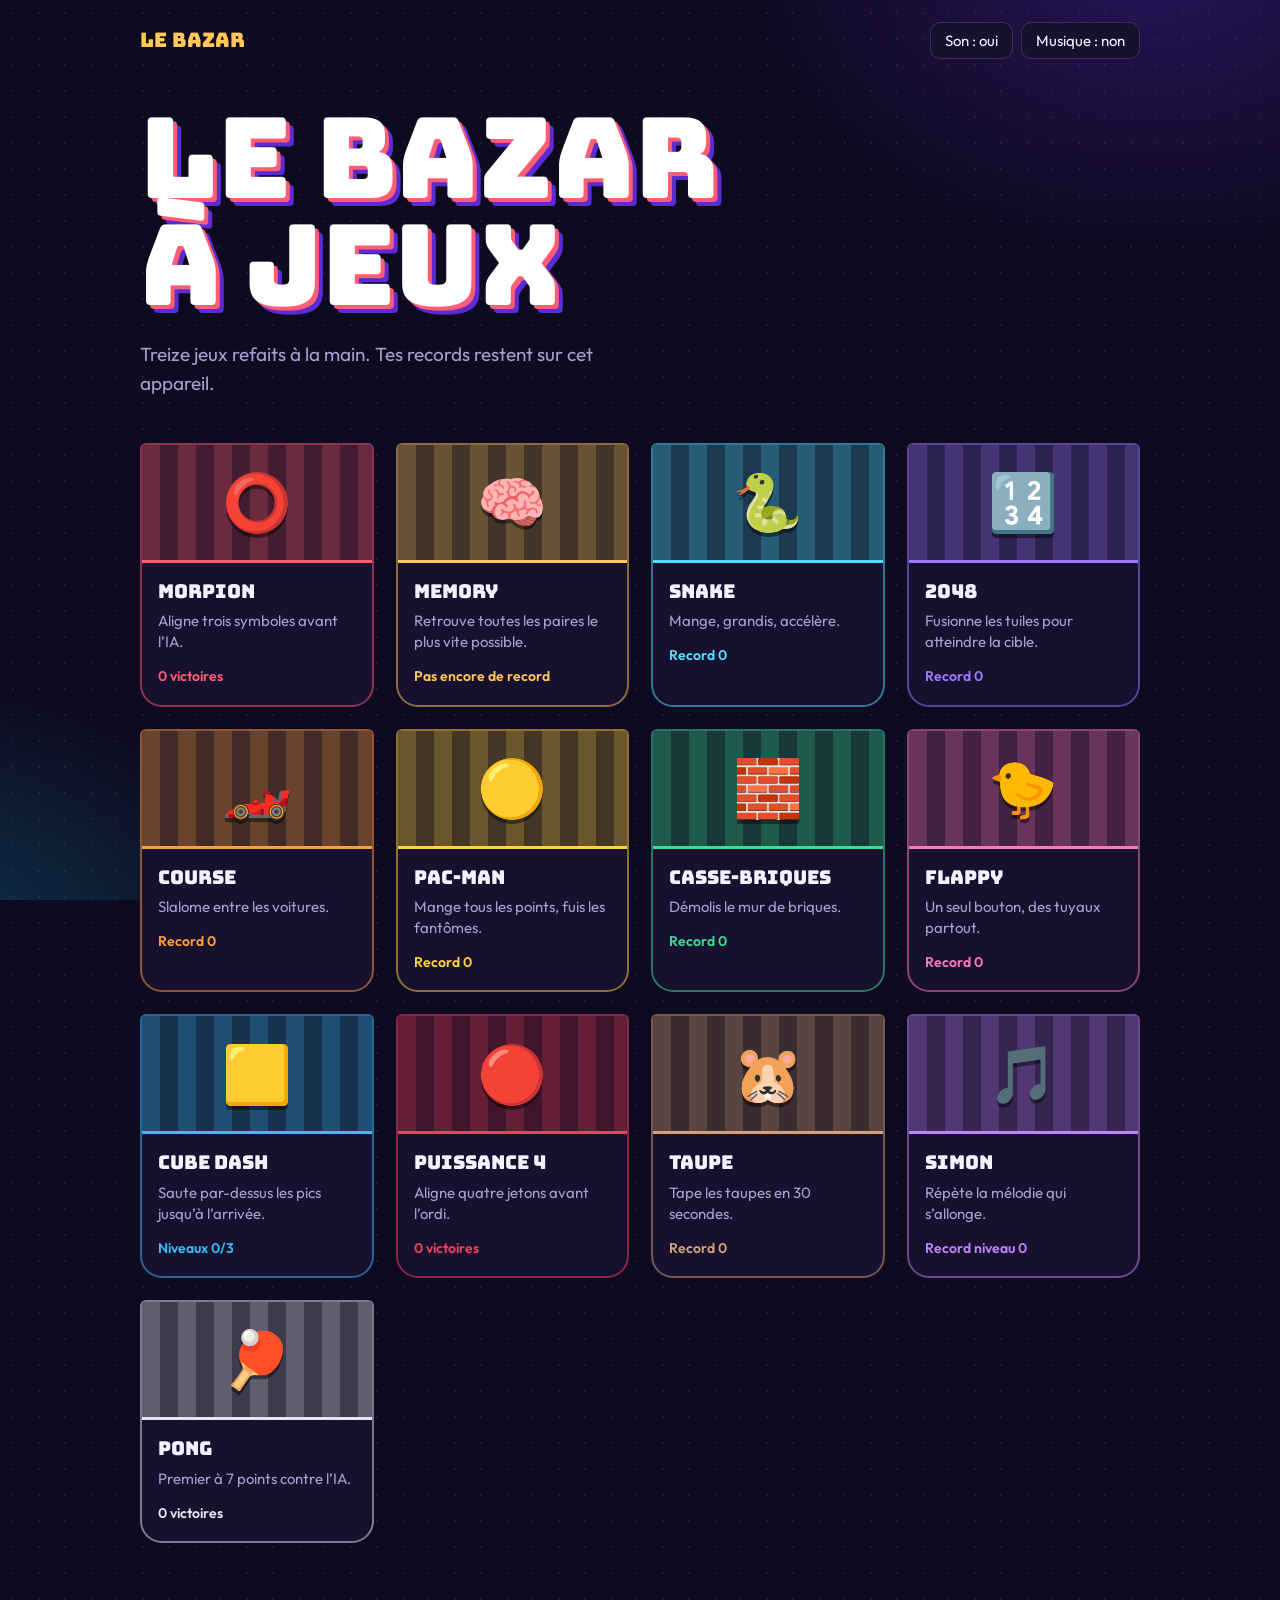
<file: index.html>
<!DOCTYPE html>
<html lang="fr">
<head>
<meta charset="utf-8">
<meta name="viewport" content="width=device-width,initial-scale=1,viewport-fit=cover">
<title>Le Bazar à jeux</title>
<link rel="preconnect" href="https://fonts.googleapis.com">
<link href="https://fonts.googleapis.com/css2?family=Bungee&family=Outfit:wght@400;600&display=swap" rel="stylesheet">
<link rel="stylesheet" href="css/style.css">
</head>
<body>
<header>
  <a class="logo" href="#">Le Bazar</a>
  <span><button id="snd" aria-pressed="true">Son : oui</button><button id="mus" aria-pressed="false">Musique : non</button></span>
</header>
<main>
  <section id="home">
    <h1>Le Bazar<br>à jeux</h1>
    <p class="lead">Treize jeux refaits à la main. Tes records restent sur cet appareil.</p>
    <div class="cards" id="cards"></div>
  </section>
  <section id="view" hidden>
    <div class="bar">
      <a class="back" href="#">← Menu</a>
      <h2 id="vt"></h2>
      <button class="back" id="mb" hidden>☰ Niveaux</button>
      <button class="back" id="fs" aria-label="Plein écran">⛶ Plein écran</button>
    </div>
    <div id="frame">
      <button id="fsx" aria-label="Quitter le plein écran">✕</button>
      <div id="stats"></div>
      <div id="stage"></div>
      <div id="ld" hidden></div>
    </div>
  </section>
</main>
<canvas id="fx"></canvas>
<script src="js/core.js"></script>
</body>
</html>
</file>
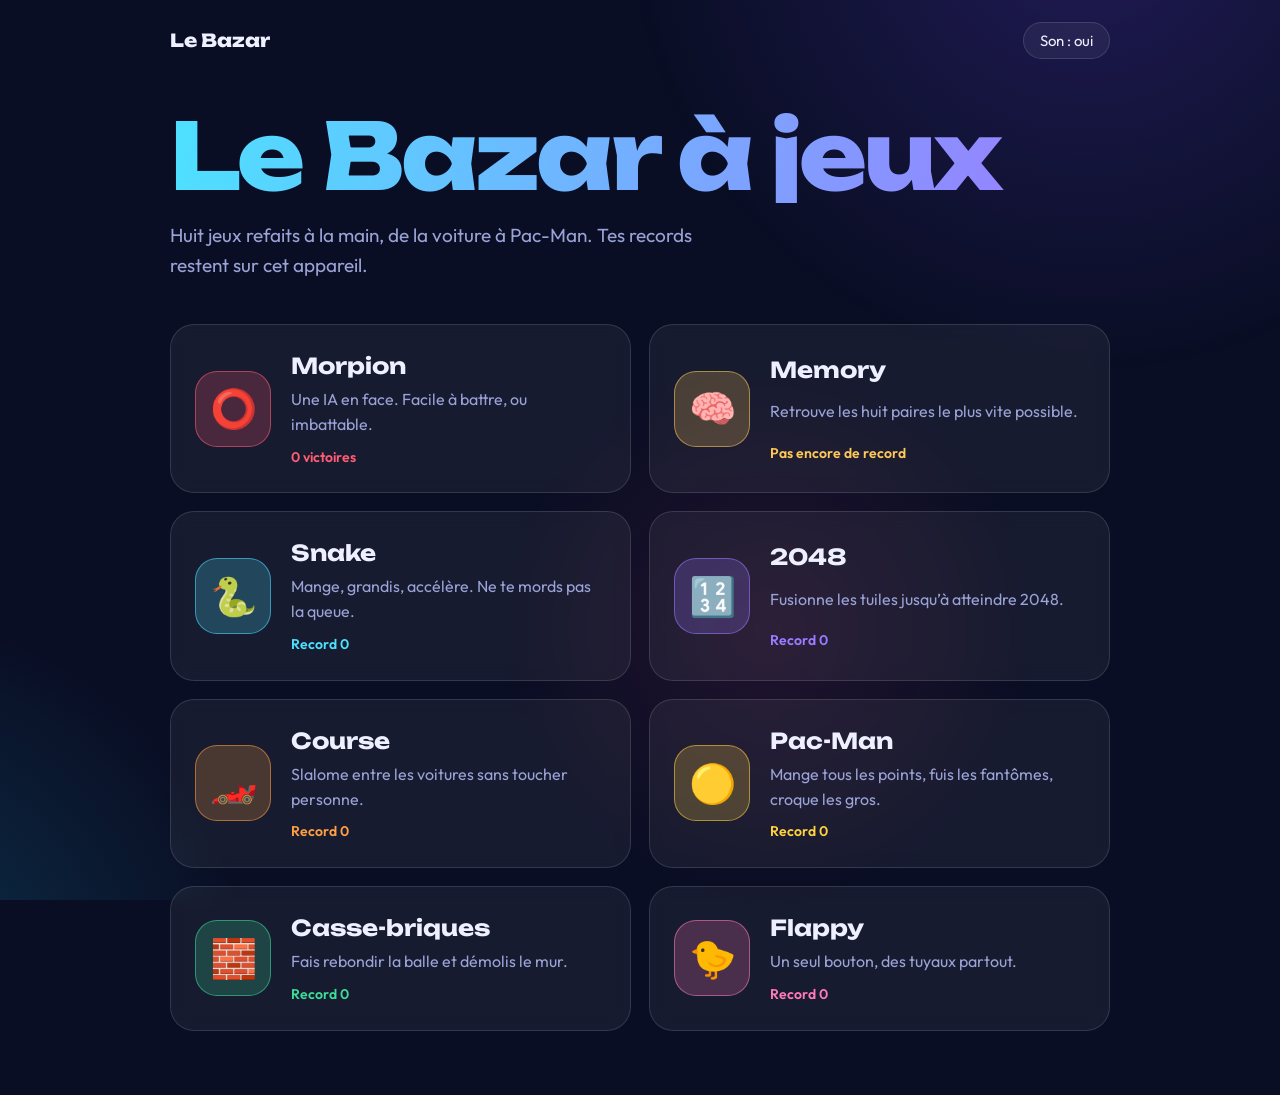
<file: index (1).html>
<!DOCTYPE html>
<html lang="fr">
<head>
<meta charset="utf-8">
<meta name="viewport" content="width=device-width,initial-scale=1">
<title>Le Bazar à jeux</title>
<link rel="preconnect" href="https://fonts.googleapis.com">
<link href="https://fonts.googleapis.com/css2?family=Outfit:wght@400;600&family=Unbounded:wght@600;800&display=swap" rel="stylesheet">
<style>
:root{--bg:#0a0e24;--tx:#eef0ff;--mut:#9aa3d6;--line:rgba(255,255,255,.13);--glass:rgba(255,255,255,.055);--ac:#4de1ff}
*{box-sizing:border-box}
body{margin:0;min-height:100vh;background:var(--bg);color:var(--tx);font:400 17px/1.55 Outfit,system-ui,sans-serif;overflow-x:hidden}
.bg{position:fixed;inset:0;z-index:-1;background:radial-gradient(60vmax 60vmax at 85% -10%,#3a2a8f77,transparent 60%),radial-gradient(50vmax 50vmax at -10% 110%,#0f6a8a66,transparent 60%),radial-gradient(35vmax 35vmax at 60% 70%,#8a2a5a2e,transparent 60%)}
h1,h2,h3,.logo{font-family:Unbounded,system-ui,sans-serif;margin:0}
a{color:inherit;text-decoration:none}
button{font:inherit;color:inherit;cursor:pointer}
:focus-visible{outline:3px solid var(--ac);outline-offset:3px;border-radius:12px}
header{display:flex;justify-content:space-between;align-items:center;max-width:980px;margin:0 auto;padding:22px 20px}
.logo{font-weight:800;font-size:18px}
#snd{background:var(--glass);border:1px solid var(--line);border-radius:99px;padding:6px 16px;font-size:15px}
main{max-width:980px;margin:0 auto;padding:0 20px 64px}
h1{font-weight:800;font-size:clamp(40px,9vw,92px);line-height:1.02;letter-spacing:-.03em;margin:28px 0 18px;background:linear-gradient(100deg,#4de1ff,#9b7bff 40%,#ff5d73 70%,#ffc857);background-size:250% 100%;-webkit-background-clip:text;background-clip:text;color:transparent;animation:sh 9s ease-in-out infinite alternate}
@keyframes sh{to{background-position:100% 0}}
.lead{max-width:46ch;color:var(--mut);font-size:19px;margin:0 0 44px}
.cards{display:grid;grid-template-columns:repeat(auto-fit,minmax(min(100%,420px),1fr));gap:18px}
.card{position:relative;overflow:hidden;display:grid;grid-template-columns:auto 1fr;gap:4px 20px;align-items:center;padding:24px;background:var(--glass);border:1px solid var(--line);border-radius:24px;transition:transform .25s,border-color .25s;backdrop-filter:blur(8px)}
.card::before{content:"";position:absolute;inset:0;background:radial-gradient(240px at var(--mx,50%) var(--my,0),color-mix(in srgb,var(--ac) 32%,transparent),transparent);opacity:0;transition:opacity .3s}
.card:hover{transform:translateY(-4px);border-color:var(--ac)}
.card:hover::before{opacity:1}
.card>*{position:relative}
.ico{grid-row:span 3;display:grid;place-items:center;width:76px;height:76px;border-radius:22px;font-size:38px;background:color-mix(in srgb,var(--ac) 22%,transparent);border:1px solid color-mix(in srgb,var(--ac) 55%,transparent)}
.card h3{font-size:22px}
.card p{margin:0;color:var(--mut);font-size:16px}
.best{justify-self:start;margin-top:6px;font-size:14px;font-weight:600;color:var(--ac)}
.bar{display:flex;flex-wrap:wrap;align-items:center;gap:14px 20px;margin:8px 0 26px}
.back{background:var(--glass);border:1px solid var(--line);border-radius:99px;padding:8px 18px;font-weight:600}
.back:hover{border-color:var(--ac)}
#vt{font-size:clamp(24px,5vw,36px);color:var(--ac);flex:1}
#stats{display:flex;gap:10px;flex-wrap:wrap}
.chip{min-width:84px;padding:8px 14px;background:var(--glass);border:1px solid var(--line);border-radius:14px;font-size:13px;color:var(--mut);line-height:1.25}
.chip b{display:block;font:600 20px Unbounded,sans-serif;color:var(--tx)}
#stage{max-width:480px;margin:0 auto;padding:20px;background:var(--glass);border:1px solid var(--line);border-radius:28px;backdrop-filter:blur(10px);box-shadow:0 30px 80px -30px color-mix(in srgb,var(--ac) 45%,transparent)}
.row{display:flex;justify-content:center;margin-top:18px}
.btn{background:var(--ac);color:#0a0e24;border:0;border-radius:99px;padding:11px 28px;font-weight:600;transition:transform .15s}
.btn:hover{transform:scale(1.05)}
.msg{min-height:28px;margin:0 0 14px;text-align:center;font-weight:600}
.hint{text-align:center;color:var(--mut);font-size:14px;margin:14px 0 0}
.seg{display:flex;gap:4px;padding:4px;margin:0 auto 16px;width:max-content;background:rgba(0,0,0,.25);border-radius:99px}
.seg button{background:none;border:0;border-radius:99px;padding:6px 18px;color:var(--mut);font-weight:600}
.seg button[aria-pressed=true]{background:var(--ac);color:#0a0e24}
.board{display:grid;gap:10px;touch-action:none}
.ttt{grid-template-columns:repeat(3,1fr)}
.ttt button{aspect-ratio:1;background:rgba(0,0,0,.22);border:1px solid var(--line);border-radius:18px;font:800 clamp(34px,11vw,56px) Unbounded,sans-serif;transition:background .2s}
.ttt button:hover:empty{background:rgba(255,255,255,.1)}
.ttt .x{color:#ff5d73}.ttt .o{color:#4de1ff}
.ttt .win{background:rgba(255,200,87,.22);box-shadow:0 0 28px #ffc85755}
.mem{grid-template-columns:repeat(4,1fr)}
.mc{aspect-ratio:1;padding:0;background:none;border:0;perspective:600px}
.in{position:relative;display:block;width:100%;height:100%;transform-style:preserve-3d;transition:transform .45s}
.up .in{transform:rotateY(180deg)}
.fr,.bk{position:absolute;inset:0;display:grid;place-items:center;border-radius:16px;backface-visibility:hidden;border:1px solid var(--line)}
.fr{background:repeating-linear-gradient(45deg,rgba(255,200,87,.2) 0 6px,rgba(255,200,87,.07) 6px 12px)}
.bk{transform:rotateY(180deg);background:#1a2150;font-size:clamp(26px,8vw,40px)}
canvas#cv{display:block;width:100%;aspect-ratio:1;border-radius:16px;touch-action:none}
.b2048{display:grid;grid-template-columns:repeat(4,1fr);gap:8px;touch-action:none}
.t{aspect-ratio:1;display:grid;place-items:center;border-radius:14px;background:rgba(0,0,0,.25);font:800 1.9rem Unbounded,sans-serif;color:#0a0e24}
#fx{position:fixed;inset:0;pointer-events:none;z-index:9}
@media (prefers-reduced-motion:reduce){*{animation:none!important;transition:none!important}}
</style>
</head>
<body>
<div class="bg"></div>
<header>
  <a class="logo" href="#">Le Bazar</a>
  <button id="snd" aria-pressed="true">Son : oui</button>
</header>
<main>
  <section id="home">
    <h1>Le Bazar à jeux</h1>
    <p class="lead">Huit jeux refaits à la main, de la voiture à Pac-Man. Tes records restent sur cet appareil.</p>
    <div class="cards" id="cards"></div>
  </section>
  <section id="view" hidden>
    <div class="bar">
      <a class="back" href="#">← Menu</a>
      <h2 id="vt"></h2>
      <div id="stats"></div>
    </div>
    <div id="stage"></div>
  </section>
</main>
<canvas id="fx"></canvas>

<script>
const $=s=>document.querySelector(s);
const S={get(k,d){try{const v=localStorage.getItem('bz-'+k);return v===null?d:JSON.parse(v)}catch(e){return d}},set(k,v){try{localStorage.setItem('bz-'+k,JSON.stringify(v))}catch(e){}}};

/* Son */
let AC,snd=S.get('snd',true);
function beep(f=440,d=.08,type='sine',v=.05){if(!snd)return;try{AC=AC||new(window.AudioContext||webkitAudioContext)();const o=AC.createOscillator(),g=AC.createGain();o.type=type;o.frequency.value=f;g.gain.setValueAtTime(v,AC.currentTime);g.gain.exponentialRampToValueAtTime(.0001,AC.currentTime+d);o.connect(g).connect(AC.destination);o.start();o.stop(AC.currentTime+d)}catch(e){}}
function sndUI(){const b=$('#snd');b.textContent='Son : '+(snd?'oui':'non');b.setAttribute('aria-pressed',snd)}
$('#snd').onclick=()=>{snd=!snd;S.set('snd',snd);sndUI();beep(600)};sndUI();

/* Confettis */
const fx=$('#fx'),fc=fx.getContext('2d');let ps=[];
function confetti(){fx.width=innerWidth;fx.height=innerHeight;const run=ps.length>0;for(let i=0;i<130;i++)ps.push({x:fx.width/2,y:fx.height*.4,vx:(Math.random()-.5)*15,vy:-Math.random()*15-3,c:['#ff5d73','#ffc857','#4de1ff','#9b7bff'][i%4],r:Math.random()*7+4,l:100});if(!run)loop()}
function loop(){fc.clearRect(0,0,fx.width,fx.height);ps=ps.filter(p=>p.l-->0);ps.forEach(p=>{p.x+=p.vx;p.y+=p.vy;p.vy+=.35;fc.globalAlpha=Math.min(1,p.l/30);fc.fillStyle=p.c;fc.fillRect(p.x,p.y,p.r,p.r*.6)});if(ps.length)requestAnimationFrame(loop);else fc.clearRect(0,0,fx.width,fx.height)}

/* Gestes (glisser) */
function swipe(el,fn){let sx,sy;el.addEventListener('touchstart',e=>{sx=e.touches[0].clientX;sy=e.touches[0].clientY},{passive:true});el.addEventListener('touchend',e=>{const dx=e.changedTouches[0].clientX-sx,dy=e.changedTouches[0].clientY-sy;if(Math.max(Math.abs(dx),Math.abs(dy))<24)return;fn(Math.abs(dx)>Math.abs(dy)?[dx>0?1:-1,0]:[0,dy>0?1:-1])},{passive:true})}

/* ---------- Morpion ---------- */
const WL=[[0,1,2],[3,4,5],[6,7,8],[0,3,6],[1,4,7],[2,5,8],[0,4,8],[2,4,6]];
function wn(b){for(const l of WL)if(b[l[0]]&&b[l[0]]==b[l[1]]&&b[l[0]]==b[l[2]])return{p:b[l[0]],l};return b.includes('')?null:{p:'=',l:[]}}
function mm(b,p){const r=wn(b);if(r)return r.p=='O'?1:r.p=='X'?-1:0;let best=p=='O'?-2:2;for(let i=0;i<9;i++)if(!b[i]){b[i]=p;const s=mm(b,p=='O'?'X':'O');b[i]='';best=p=='O'?Math.max(best,s):Math.min(best,s)}return best}
function ai(b,mode){const f=[...b.keys()].filter(i=>!b[i]);if(mode=='easy'&&Math.random()<.6)return f[Math.random()*f.length|0];let bs=-2,mv=[];for(const i of f){b[i]='O';const s=mm(b,'X');b[i]='';if(s>bs){bs=s;mv=[i]}else if(s==bs)mv.push(i)}return mv[Math.random()*mv.length|0]}
function ttt(el,api){
  let B,over,mode=S.get('ttt-mode','hard'),sc=S.get('ttt-sc',{w:0,d:0,l:0});
  el.innerHTML='<div class="seg"><button data-m="easy">Facile</button><button data-m="hard">Imbattable</button></div><p class="msg" id="m" aria-live="polite"></p><div class="board ttt" id="b"></div><div class="row"><button class="btn" id="re">Rejouer</button></div>';
  const b=el.querySelector('#b'),m=el.querySelector('#m'),sg=el.querySelectorAll('.seg button');
  const stats=()=>api.stats([['Victoires',sc.w],['Nuls',sc.d],['Défaites',sc.l]]);
  function draw(r){b.innerHTML='';B.forEach((v,i)=>{const c=document.createElement('button');c.textContent=v;c.className=v.toLowerCase()+(r&&r.l.includes(i)?' win':'');c.setAttribute('aria-label','Case '+(i+1)+(v?', '+v:''));c.onclick=()=>play(i);b.append(c)})}
  function fin(){const r=wn(B);if(!r)return 0;over=1;if(r.p=='X'){sc.w++;m.textContent='Bien joué, tu as gagné !';confetti();beep(880,.3,'triangle')}else if(r.p=='O'){sc.l++;m.textContent="L'ordi gagne cette manche.";beep(180,.3,'sawtooth')}else{sc.d++;m.textContent='Égalité.'}S.set('ttt-sc',sc);stats();draw(r);return 1}
  function play(i){if(over||B[i])return;B[i]='X';beep(520,.06);if(!fin()){B[ai(B,mode)]='O';beep(380,.06);if(!fin())draw()}}
  function reset(){B=Array(9).fill('');over=0;m.textContent='À toi, tu joues les X.';sg.forEach(s=>s.setAttribute('aria-pressed',s.dataset.m==mode));draw();stats()}
  sg.forEach(s=>s.onclick=()=>{mode=s.dataset.m;S.set('ttt-mode',mode);reset()});
  el.querySelector('#re').onclick=reset;reset();
}

/* ---------- Memory ---------- */
function mem(el,api){
  const E=['🐙','🍕','🚀','🎸','🦊','🌵','🍩','👾'];let first,lock,mv,fd,t,tm,best=S.get('mem-best',null);
  const fmt=s=>Math.floor(s/60)+':'+String(s%60).padStart(2,'0');
  el.innerHTML='<div class="board mem" id="b"></div><div class="row"><button class="btn" id="re">Rejouer</button></div>';
  const b=el.querySelector('#b'),st=()=>api.stats([['Coups',mv],['Temps',fmt(t)],['Record',best?fmt(best):'–']]);
  function init(){clearInterval(tm);tm=null;first=null;lock=0;mv=0;fd=0;t=0;b.innerHTML='';[...E,...E].sort(()=>Math.random()-.5).forEach(v=>{const c=document.createElement('button');c.className='mc';c.setAttribute('aria-label','Carte');c.innerHTML='<span class="in"><span class="fr"></span><span class="bk">'+v+'</span></span>';c.onclick=()=>flip(c,v);b.append(c)});st()}
  function flip(c,v){if(lock||c.classList.contains('up'))return;if(!tm)tm=setInterval(()=>{t++;st()},1000);c.classList.add('up');beep(520,.06);if(!first){first=[c,v];return}mv++;const[a,av]=first;first=null;
    if(av==v){fd++;beep(780,.12,'triangle');if(fd==8){clearInterval(tm);if(!best||t<best){best=t;S.set('mem-best',t)}confetti();beep(988,.3,'triangle')}}
    else{lock=1;setTimeout(()=>{a.classList.remove('up');c.classList.remove('up');lock=0},750)}st()}
  el.querySelector('#re').onclick=init;init();
  return()=>clearInterval(tm);
}

/* ---------- Snake ---------- */
function snake(el,api){
  const N=20,Z=22,W=N*Z;let sn,dir={x:1,y:0},nd=dir,food,sc=0,best=S.get('snake-best',0),st='idle',to;
  el.innerHTML='<canvas id="cv" width="'+W+'" height="'+W+'"></canvas><div class="row"><button class="btn" id="re">Jouer</button></div><p class="hint">Flèches, ZQSD ou glisse le doigt sur la grille.</p>';
  const x=el.querySelector('#cv').getContext('2d'),stats=()=>api.stats([['Score',sc],['Record',best]]);
  function put(){do food={x:Math.random()*N|0,y:Math.random()*N|0};while(sn.some(p=>p.x==food.x&&p.y==food.y))}
  function draw(msg){
    for(let i=0;i<N;i++)for(let j=0;j<N;j++){x.fillStyle=(i+j)%2?'#0f1637':'#121a43';x.fillRect(i*Z,j*Z,Z,Z)}
    x.shadowBlur=14;x.shadowColor='#ff5d73';x.fillStyle='#ff5d73';x.beginPath();x.arc(food.x*Z+Z/2,food.y*Z+Z/2,Z/2-4,0,7);x.fill();x.shadowBlur=0;
    sn.forEach((p,i)=>{x.fillStyle='hsl('+(190+i*4)%360+' 90% '+(64-Math.min(i,20)*.8)+'%)';x.beginPath();x.roundRect(p.x*Z+1,p.y*Z+1,Z-2,Z-2,i?6:10);x.fill()});
    if(msg){x.fillStyle='rgba(10,14,36,.75)';x.fillRect(0,0,W,W);x.fillStyle='#eef0ff';x.textAlign='center';x.font='600 22px Outfit,sans-serif';x.fillText(msg,W/2,W/2)}}
  function reset(){clearTimeout(to);sn=[{x:9,y:10},{x:8,y:10},{x:7,y:10}];dir=nd={x:1,y:0};sc=0;st='idle';put();stats();draw('Appuie sur une direction')}
  function tick(){dir=nd;const h={x:sn[0].x+dir.x,y:sn[0].y+dir.y};
    if(h.x<0||h.y<0||h.x>=N||h.y>=N||sn.some(p=>p.x==h.x&&p.y==h.y)){st='over';if(sc>best){best=sc;S.set('snake-best',best)}stats();beep(150,.4,'sawtooth');draw('Perdu · '+sc+' pts');return}
    sn.unshift(h);if(h.x==food.x&&h.y==food.y){sc++;put();beep(700+sc*15,.07,'triangle');stats()}else sn.pop();
    draw();to=setTimeout(tick,Math.max(65,135-sc*3))}
  function turn(dx,dy){if(st=='over'||(dx==-dir.x&&dy==-dir.y))return;nd={x:dx,y:dy};if(st=='idle'){st='run';tick()}}
  const K={ArrowUp:[0,-1],ArrowDown:[0,1],ArrowLeft:[-1,0],ArrowRight:[1,0],z:[0,-1],s:[0,1],q:[-1,0],d:[1,0]};
  const kd=e=>{const k=K[e.key];if(k){e.preventDefault();turn(...k)}};
  addEventListener('keydown',kd);swipe(el.querySelector('#cv'),k=>turn(...k));
  el.querySelector('#re').onclick=()=>{reset();turn(1,0)};reset();
  return()=>{clearTimeout(to);removeEventListener('keydown',kd)};
}

/* ---------- 2048 ---------- */
function g2048(el,api){
  let g,sc,won,over,best=S.get('2048-best',0);
  el.innerHTML='<div class="b2048" id="b"></div><p class="msg hint" id="m" aria-live="polite">Flèches ou glisse le doigt pour fusionner les tuiles.</p><div class="row"><button class="btn" id="re">Rejouer</button></div>';
  const b=el.querySelector('#b'),m=el.querySelector('#m');
  const stuck=()=>!g.includes(0)&&!g.some((v,i)=>(i%4<3&&v==g[i+1])||(i<12&&v==g[i+4]));
  function add(){const e=[];g.forEach((v,i)=>v||e.push(i));if(e.length)g[e[Math.random()*e.length|0]]=Math.random()<.9?2:4}
  function render(){b.innerHTML=g.map(v=>'<div class="t"'+(v?' style="background:hsl('+(200+(Math.log2(v)-1)*34)%360+' 78% 62%);font-size:'+(v>999?'1.05':v>99?'1.45':'1.9')+'rem"':'')+'>'+(v||'')+'</div>').join('');api.stats([['Score',sc],['Record',best]])}
  function line(a){const r=a.filter(Boolean);for(let i=0;i<r.length-1;i++)if(r[i]==r[i+1]){r[i]*=2;sc+=r[i];r.splice(i+1,1)}while(r.length<4)r.push(0);return r}
  function move(d){if(over)return;const old=g.join();
    for(let k=0;k<4;k++){const idx=[0,1,2,3].map(j=>d==0?k*4+j:d==2?k*4+3-j:d==1?j*4+k:(3-j)*4+k);const r=line(idx.map(i=>g[i]));idx.forEach((i,j)=>g[i]=r[j])}
    if(g.join()==old)return;add();beep(300+Math.min(sc,1500)/3,.05,'triangle');
    if(sc>best){best=sc;S.set('2048-best',best)}
    if(!won&&g.includes(2048)){won=1;m.textContent='2048 ! Bravo, tu peux continuer.';confetti();beep(988,.3,'triangle')}
    if(stuck()){over=1;m.textContent='Plus aucun coup possible. Score : '+sc;beep(150,.4,'sawtooth')}
    render()}
  function init(){g=Array(16).fill(0);sc=0;won=over=0;add();add();m.textContent='Flèches ou glisse le doigt pour fusionner les tuiles.';render()}
  const K={ArrowLeft:0,ArrowUp:1,ArrowRight:2,ArrowDown:3,q:0,z:1,d:2,s:3};
  const kd=e=>{if(e.key in K){e.preventDefault();move(K[e.key])}};
  addEventListener('keydown',kd);swipe(el,([x,y])=>move(x?(x<0?0:2):(y<0?1:3)));
  el.querySelector('#re').onclick=init;init();
  return()=>removeEventListener('keydown',kd);
}

/* ---------- Outils pour les jeux canvas ---------- */
function cvs(el,w,h,hint){el.innerHTML='<canvas id="cv" width="'+w+'" height="'+h+'" style="aspect-ratio:'+w+'/'+h+'"></canvas><div class="row"><button class="btn" id="re">Jouer</button></div><p class="hint">'+hint+'</p>';const c=el.querySelector('#cv');return[c.getContext('2d'),c,el.querySelector('#re')]}
function ov(x,w,h,m){if(!m)return;x.fillStyle='rgba(10,14,36,.75)';x.fillRect(0,0,w,h);x.fillStyle='#eef0ff';x.textAlign='center';x.font='600 22px Outfit,sans-serif';x.fillText(m,w/2,h/2)}
function keys(){const k={},d=e=>{k[e.key]=1;if(e.key.startsWith('Arrow')||e.key==' ')e.preventDefault()},u=e=>k[e.key]=0;addEventListener('keydown',d);addEventListener('keyup',u);return[k,()=>{removeEventListener('keydown',d);removeEventListener('keyup',u)}]}

/* ---------- Course ---------- */
function course(el,api){
  const[x,c,re]=cvs(el,300,480,'← → ou touche la moitié gauche / droite de la route.');
  const[k,off]=keys();let car,en,sp,dist,sc,so,tm,tl=0,tr=0,best=S.get('car-best',0);
  const stats=()=>api.stats([['Score',sc],['Record',best]]);
  const veh=(px,py,col)=>{x.fillStyle=col;x.beginPath();x.roundRect(px,py,30,54,9);x.fill();x.fillStyle='rgba(255,255,255,.6)';x.fillRect(px+5,py+13,20,11);x.fillStyle='rgba(0,0,0,.25)';x.fillRect(px+5,py+36,20,8)};
  function draw(m){x.fillStyle='#0c1236';x.fillRect(0,0,300,480);x.fillStyle='#1a2150';x.fillRect(30,0,240,480);x.fillStyle='#ffc857';x.fillRect(28,0,4,480);x.fillRect(268,0,4,480);x.fillStyle='rgba(238,240,255,.7)';for(let i=-1;i<13;i++)x.fillRect(148,i*40+so,4,22);en.forEach(e=>veh(e.x,e.y,e.c));veh(car.x,400,'#ff5d73');ov(x,300,480,m)}
  function end(){clearInterval(tm);if(sc>best){best=sc;S.set('car-best',best)}stats();beep(120,.5,'sawtooth');draw('Crash · '+sc+' pts')}
  function step(){if(k.ArrowLeft||k.q||tl)car.x-=5;if(k.ArrowRight||k.d||tr)car.x+=5;car.x=Math.max(32,Math.min(238,car.x));
    sp=Math.min(11,sp+.004);dist+=sp;sc=dist/60|0;so=(so+sp)%40;
    if(!en.length||(en[en.length-1].y>170&&Math.random()<.05))en.push({x:34+Math.random()*200|0,y:-60,c:'hsl('+(Math.random()*360|0)+' 80% 60%)'});
    en.forEach(e=>e.y+=sp*.6);en=en.filter(e=>e.y<490);
    if(en.some(e=>Math.abs(e.x-car.x)<28&&Math.abs(e.y-400)<50)){end();return}
    stats();draw()}
  function reset(){clearInterval(tm);car={x:135};en=[];sp=4;dist=0;sc=0;so=0;stats();draw('Appuie sur Jouer')}
  re.onclick=()=>{reset();tm=setInterval(step,16)};
  c.onpointerdown=c.onpointermove=e=>{if(e.buttons){const r=c.getBoundingClientRect(),l=e.clientX-r.left<r.width/2;tl=l;tr=!l}};
  c.onpointerup=c.onpointerleave=()=>tl=tr=0;
  reset();return()=>{clearInterval(tm);off()};
}

/* ---------- Pac-Man ---------- */
function pac(el,api){
  const M=["###############","#o.....#.....o#","#.###.###.###.#","#.............#","#.###.#.#.###.#","#.....#.#.....#","#####.#.#.#####","#.............#","#.###.###.###.#","#o..#.....#..o#","###.#.#.#.#.###","#.....#.#.....#","#.###.....###.#","#.............#","###############"],Z=22,W=330;
  const[x,c,re]=cvs(el,W,W,'Flèches, ZQSD ou glisse le doigt. Les gros points rendent les fantômes vulnérables.');
  const S0=[[7,3,'#ff5d73'],[1,13,'#ff9bd2'],[13,13,'#4de1ff']];
  let g,P,D,ND,G,sc,lv,fr,fear,dots,tm,run,over,best=S.get('pac-best',0);
  const stats=()=>api.stats([['Score',sc],['Vies',lv],['Record',best]]);
  const place=()=>{P={x:7,y:7};D=ND={x:0,y:0};G=S0.map(([a,b,k])=>({x:a,y:b,s:[a,b],k,d:{x:0,y:0}}))};
  function draw(m){x.fillStyle='#0b1030';x.fillRect(0,0,W,W);
    for(let j=0;j<15;j++)for(let i=0;i<15;i++){const v=g[j][i];if(v=='#'){x.fillStyle='#2a3a9a';x.beginPath();x.roundRect(i*Z+2,j*Z+2,Z-4,Z-4,6);x.fill()}else if(v!=' '){x.fillStyle=v=='o'?'#ffc857':'#eef0ff';x.beginPath();x.arc(i*Z+Z/2,j*Z+Z/2,v=='o'?6:2.5,0,7);x.fill()}}
    const a=(D.x||D.y)?Math.atan2(D.y,D.x):0,m2=.15+(fr%2)*.3,px=P.x*Z+Z/2,py=P.y*Z+Z/2;
    x.fillStyle='#ffd23f';x.beginPath();x.moveTo(px,py);x.arc(px,py,Z/2-2,a+m2,a+6.28-m2);x.fill();
    G.forEach(h=>{x.fillStyle=fear?(fear<15&&fr%2?'#fff':'#4a5bff'):h.k;const gx=h.x*Z+2,gy=h.y*Z+2,s=Z-4;x.beginPath();x.arc(gx+s/2,gy+s/2,s/2,Math.PI,0);x.lineTo(gx+s,gy+s);x.lineTo(gx,gy+s);x.fill();x.fillStyle='#fff';x.fillRect(gx+4,gy+6,4,5);x.fillRect(gx+s-8,gy+6,4,5)});
    ov(x,W,W,m)}
  function end(m){clearInterval(tm);over=1;if(sc>best){best=sc;S.set('pac-best',best)}stats();draw(m)}
  function hit(){for(const h of G)if(h.x==P.x&&h.y==P.y){if(fear){h.x=h.s[0];h.y=h.s[1];sc+=200;beep(900,.1,'square',.04);stats()}else{lv--;beep(150,.4,'sawtooth');stats();if(lv<1){end('Perdu · '+sc);return 1}place();draw();return 1}}return 0}
  function tick(){fr++;
    if(g[P.y+ND.y][P.x+ND.x]!='#')D=ND;
    if(g[P.y+D.y][P.x+D.x]!='#'){P.x+=D.x;P.y+=D.y}
    const t=g[P.y][P.x];if(t=='.'||t=='o'){g[P.y][P.x]=' ';sc+=t=='o'?50:10;dots--;if(t=='o')fear=45;beep(t=='o'?300:660,.03,'square',.025);stats()}
    if(fear)fear--;if(hit())return;
    G.forEach(h=>{if(fear?fr%2:!(fr%4))return;let o=[[1,0],[-1,0],[0,1],[0,-1]].filter(d=>g[h.y+d[1]][h.x+d[0]]!='#'&&!(d[0]==-h.d.x&&d[1]==-h.d.y));if(!o.length)o=[[-h.d.x,-h.d.y]];
      const dd=d=>(h.x+d[0]-P.x)**2+(h.y+d[1]-P.y)**2,d=Math.random()<.7?o.sort((a,b)=>fear?dd(b)-dd(a):dd(a)-dd(b))[0]:o[Math.random()*o.length|0];h.d={x:d[0],y:d[1]};h.x+=d[0];h.y+=d[1]});
    if(hit())return;if(!dots){confetti();end('Gagné ! '+sc);return}draw()}
  function reset(){clearInterval(tm);g=M.map(r=>r.split(''));dots=g.flat().filter(v=>v=='.'||v=='o').length;place();sc=0;lv=3;fr=0;fear=0;run=over=0;stats();draw('Appuie sur une direction')}
  function turn(dx,dy){if(over)return;ND={x:dx,y:dy};if(!run){run=1;tm=setInterval(tick,130)}}
  const K={ArrowUp:[0,-1],ArrowDown:[0,1],ArrowLeft:[-1,0],ArrowRight:[1,0],z:[0,-1],s:[0,1],q:[-1,0],d:[1,0]};
  const kd=e=>{const k=K[e.key];if(k){e.preventDefault();turn(...k)}};
  addEventListener('keydown',kd);swipe(c,k=>turn(...k));re.onclick=reset;reset();
  return()=>{clearInterval(tm);removeEventListener('keydown',kd)};
}

/* ---------- Casse-briques ---------- */
function brk(el,api){
  const W=360,H=480,[x,c,re]=cvs(el,W,H,'Glisse le doigt ou la souris, ou utilise ← →.'),[k,off]=keys();
  let p,b,br,sc,lv,tm,run,over,best=S.get('brk-best',0);
  const stats=()=>api.stats([['Score',sc],['Vies',lv],['Record',best]]);
  function draw(m){x.fillStyle='#0b1030';x.fillRect(0,0,W,H);br.forEach(r=>{x.fillStyle='hsl('+(r.h+10)+' 85% 62%)';x.beginPath();x.roundRect(r.x,r.y,40,16,4);x.fill()});
    x.fillStyle='#eef0ff';x.beginPath();x.roundRect(p.x,H-28,p.w,10,5);x.fill();x.fillStyle='#ffc857';x.beginPath();x.arc(b.x,b.y,6,0,7);x.fill();ov(x,W,H,m)}
  function end(m){clearInterval(tm);over=1;run=0;if(sc>best){best=sc;S.set('brk-best',best)}stats();draw(m)}
  function step(){if(k.ArrowLeft||k.q)p.x-=7;if(k.ArrowRight||k.d)p.x+=7;p.x=Math.max(0,Math.min(W-p.w,p.x));
    b.x+=b.vx;b.y+=b.vy;if(b.x<6||b.x>W-6){b.vx*=-1;b.x=Math.max(6,Math.min(W-6,b.x))}if(b.y<6)b.vy=Math.abs(b.vy);
    if(b.vy>0&&b.y>H-34&&b.y<H-16&&b.x>p.x-4&&b.x<p.x+p.w+4){const t=(b.x-p.x)/p.w-.5,s=Math.min(8,5+sc/150);b.vx=s*t*1.5;b.vy=-Math.sqrt(Math.max(s*s-b.vx*b.vx,6));beep(420,.04)}
    const i=br.findIndex(r=>b.x>r.x-6&&b.x<r.x+46&&b.y>r.y-6&&b.y<r.y+22);
    if(i>=0){br.splice(i,1);b.vy*=-1;sc+=10;beep(700,.04,'square',.03);stats()}
    if(b.y>H){lv--;stats();if(lv<1){end('Perdu · '+sc);return}b.x=p.x+p.w/2;b.y=H-40;b.vx=3;b.vy=-4}
    if(!br.length){confetti();end('Gagné ! '+sc);return}draw()}
  function reset(){clearInterval(tm);p={x:145,w:70};b={x:180,y:420,vx:3,vy:-4};br=[];for(let r=0;r<5;r++)for(let i=0;i<8;i++)br.push({x:8+i*44,y:50+r*22,h:r*55});sc=0;lv=3;run=over=0;stats();draw('Appuie sur Jouer')}
  const go=()=>{if(!run){run=1;tm=setInterval(step,16)}};
  re.onclick=()=>{reset();go()};
  c.onpointermove=e=>{p.x=Math.max(0,Math.min(W-p.w,(e.clientX-c.getBoundingClientRect().left)/c.clientWidth*W-p.w/2))};
  c.onpointerdown=()=>{if(!over)go()};
  reset();return()=>{clearInterval(tm);off()};
}

/* ---------- Flappy ---------- */
function flappy(el,api){
  const[x,c,re]=cvs(el,320,480,'Espace, flèche haut ou touche l’écran pour sauter.');
  let y,vy,ps,f,sc,tm,run,over,best=S.get('flap-best',0);
  const stats=()=>api.stats([['Score',sc],['Record',best]]);
  function draw(m){const g=x.createLinearGradient(0,0,0,480);g.addColorStop(0,'#1b2a7a');g.addColorStop(1,'#d6567a');x.fillStyle=g;x.fillRect(0,0,320,480);
    x.fillStyle='#4de1ff';ps.forEach(p=>{x.beginPath();x.roundRect(p.x,-10,52,p.g+10,8);x.fill();x.beginPath();x.roundRect(p.x,p.g+140,52,400,8);x.fill()});
    x.fillStyle='#ffc857';x.beginPath();x.arc(80,y,13,0,7);x.fill();x.fillStyle='#0a0e24';x.beginPath();x.arc(86,y-4,3,0,7);x.fill();ov(x,320,480,m)}
  function end(){clearInterval(tm);over=1;if(sc>best){best=sc;S.set('flap-best',best)}stats();beep(150,.4,'sawtooth');draw('Perdu · '+sc)}
  function step(){f++;vy+=.42;y+=vy;if(f%85==1)ps.push({x:330,g:60+Math.random()*250|0,s:0});
    ps.forEach(p=>{p.x-=2.6;if(!p.s&&p.x+52<67){p.s=1;sc++;beep(800,.06,'triangle');stats()}});ps=ps.filter(p=>p.x>-60);
    if(y>480||y<0||ps.some(p=>91>p.x&&69<p.x+52&&(y-11<p.g||y+11>p.g+140))){end();return}draw()}
  const flap=()=>{if(over)return;if(!run){run=1;tm=setInterval(step,16)}vy=-7.2;beep(500,.04)};
  function reset(){clearInterval(tm);y=240;vy=0;ps=[];f=0;sc=0;run=over=0;stats();draw('Touche pour sauter')}
  const kd=e=>{if(e.key==' '||e.key=='ArrowUp'){e.preventDefault();flap()}};
  addEventListener('keydown',kd);c.onpointerdown=flap;re.onclick=()=>{reset();flap()};reset();
  return()=>{clearInterval(tm);removeEventListener('keydown',kd)};
}

/* ---------- Menu & navigation ---------- */
const GAMES=[
 {id:'morpion',t:'Morpion',e:'⭕',c:'#ff5d73',d:"Une IA en face. Facile à battre, ou imbattable.",f:ttt,best:()=>S.get('ttt-sc',{w:0}).w+' victoires'},
 {id:'memory',t:'Memory',e:'🧠',c:'#ffc857',d:'Retrouve les huit paires le plus vite possible.',f:mem,best:()=>{const v=S.get('mem-best',null);return v?'Record '+Math.floor(v/60)+':'+String(v%60).padStart(2,'0'):'Pas encore de record'}},
 {id:'snake',t:'Snake',e:'🐍',c:'#4de1ff',d:'Mange, grandis, accélère. Ne te mords pas la queue.',f:snake,best:()=>'Record '+S.get('snake-best',0)},
 {id:'2048',t:'2048',e:'🔢',c:'#9b7bff',d:'Fusionne les tuiles jusqu’à atteindre 2048.',f:g2048,best:()=>'Record '+S.get('2048-best',0)},
 {id:'course',t:'Course',e:'🏎️',c:'#ff9f43',d:'Slalome entre les voitures sans toucher personne.',f:course,best:()=>'Record '+S.get('car-best',0)},
 {id:'pacman',t:'Pac-Man',e:'🟡',c:'#ffd23f',d:'Mange tous les points, fuis les fantômes, croque les gros.',f:pac,best:()=>'Record '+S.get('pac-best',0)},
 {id:'casse',t:'Casse-briques',e:'🧱',c:'#3ddc97',d:'Fais rebondir la balle et démolis le mur.',f:brk,best:()=>'Record '+S.get('brk-best',0)},
 {id:'flappy',t:'Flappy',e:'🐤',c:'#ff7ab8',d:'Un seul bouton, des tuyaux partout.',f:flappy,best:()=>'Record '+S.get('flap-best',0)}
];
let clean=null;
function route(){
  const g=GAMES.find(x=>x.id==location.hash.slice(1));
  if(clean)clean();clean=null;$('#home').hidden=!!g;$('#view').hidden=!g;
  if(!g){document.title='Le Bazar à jeux';$('#cards').innerHTML=GAMES.map(g=>'<a class="card" href="#'+g.id+'" style="--ac:'+g.c+'"><span class="ico">'+g.e+'</span><h3>'+g.t+'</h3><p>'+g.d+'</p><span class="best">'+g.best()+'</span></a>').join('');return}
  document.title=g.t+' · Le Bazar';$('#vt').textContent=g.t;$('#view').style.setProperty('--ac',g.c);
  const st=$('#stage');st.innerHTML='';
  clean=g.f(st,{stats:a=>{$('#stats').innerHTML=a.map(([k,v])=>'<div class="chip"><b>'+v+'</b>'+k+'</div>').join('')}})||null;scrollTo(0,0);
}
addEventListener('hashchange',route);
document.addEventListener('pointermove',e=>{const c=e.target.closest&&e.target.closest('.card');if(c){const r=c.getBoundingClientRect();c.style.setProperty('--mx',e.clientX-r.left+'px');c.style.setProperty('--my',e.clientY-r.top+'px')}});
route();
</script>
</body>
</html>
</file>
<file: css/style.css>
:root{--bg:#0e0a1f;--tx:#f4f0ff;--mut:#a79fcf;--line:rgba(255,255,255,.14);--panel:#17112f;--ac:#4de1ff}
*{box-sizing:border-box}
body{margin:0;min-height:100vh;background:var(--bg);color:var(--tx);font:400 17px/1.55 Outfit,system-ui,sans-serif;overflow-x:hidden;background-image:radial-gradient(rgba(255,255,255,.07) 1px,transparent 1.5px);background-size:26px 26px}
body::before{content:"";position:fixed;inset:0;z-index:-1;background:radial-gradient(55vmax 40vmax at 90% -5%,#5b2bd455,transparent 60%),radial-gradient(45vmax 35vmax at -5% 105%,#0f8aa755,transparent 60%)}
h1,h2,h3,.logo{font-family:Bungee,system-ui,sans-serif;font-weight:400;margin:0}
a{color:inherit;text-decoration:none}
button{font:inherit;color:inherit;cursor:pointer}
:focus-visible{outline:3px solid var(--ac);outline-offset:3px;border-radius:12px}
header{display:flex;justify-content:space-between;align-items:center;max-width:1040px;margin:0 auto;padding:22px 20px}
.logo{font-size:20px;color:#ffc857}
#snd,#mus{background:var(--panel);border:1px solid var(--line);border-radius:10px;padding:6px 14px;font-size:15px}
#mus{margin-left:8px}
main{max-width:1040px;margin:0 auto;padding:0 20px 64px}
h1{font-size:clamp(46px,11vw,112px);line-height:.95;margin:24px 0 22px;color:#fff;text-shadow:4px 4px 0 #ff5d73,8px 8px 0 #5b2bd4}
.lead{max-width:44ch;color:var(--mut);font-size:19px;margin:0 0 44px}
.cards{display:grid;grid-template-columns:repeat(auto-fill,minmax(230px,1fr));gap:22px}
.card{display:flex;flex-direction:column;background:var(--panel);border:2px solid color-mix(in srgb,var(--ac) 50%,transparent);border-radius:6px 6px 22px 22px;overflow:hidden;transition:transform .2s,box-shadow .2s;animation:pop .5s backwards;animation-delay:calc(var(--i,0)*50ms)}
.card:hover{transform:translateY(-6px) rotate(-.6deg);box-shadow:0 18px 40px -14px var(--ac)}
.mq{display:grid;place-items:center;height:118px;font-size:56px;background:repeating-linear-gradient(90deg,color-mix(in srgb,var(--ac) 38%,#0e0a1f) 0 18px,color-mix(in srgb,var(--ac) 22%,#0e0a1f) 18px 36px);border-bottom:3px solid var(--ac)}
.mq span{filter:drop-shadow(0 4px 0 rgba(0,0,0,.45))}
.cb{padding:14px 16px 16px}
.card h3{font-size:19px;margin-bottom:4px}
.card p{margin:0 0 10px;color:var(--mut);font-size:15px;line-height:1.4}
.best{font-weight:600;font-size:14px;color:var(--ac)}
.card.todo{opacity:.5}
.bar{display:flex;flex-wrap:wrap;align-items:center;gap:12px 18px;margin:8px 0 22px}
.back{background:var(--panel);border:1px solid var(--line);border-radius:10px;padding:8px 16px;font-weight:600}
.back:hover{border-color:var(--ac)}
#vt{font-size:clamp(22px,5vw,34px);color:var(--ac);flex:1}
#frame{position:relative;max-width:520px;margin:0 auto}
#stats{display:flex;gap:10px;flex-wrap:wrap;justify-content:center;margin-bottom:14px}
.chip{min-width:84px;padding:7px 14px;background:var(--panel);border:1px solid var(--line);border-radius:10px;font-size:13px;color:var(--mut);line-height:1.25;text-align:center}
.chip b{display:block;font:400 20px Bungee,sans-serif;color:var(--tx)}
#stage{padding:20px;background:var(--panel);border:2px solid var(--ac);border-radius:20px;box-shadow:0 0 0 6px color-mix(in srgb,var(--ac) 14%,transparent),0 30px 80px -30px var(--ac)}
#fsx{display:none;z-index:5;width:34px;height:34px;padding:0;border-radius:50%;border:1px solid var(--line);background:rgba(14,10,31,.7);font-size:15px;opacity:.55}
#fsx:hover{opacity:1}
#frame:fullscreen{max-width:none;margin:0;background:var(--bg);display:flex;flex-direction:column;align-items:center;justify-content:center;padding:14px;overflow:auto}
#frame:fullscreen #fsx{display:block;position:fixed;top:10px;right:10px}
#frame:fullscreen #stage{width:min(96vw,150vh);max-width:none}
#frame:fullscreen canvas#cv{width:auto;height:70vh;max-width:100%}
#ld{position:absolute;inset:0;z-index:4;display:flex;flex-direction:column;align-items:center;justify-content:center;gap:14px;min-height:420px;background:var(--bg);border:2px solid var(--ac);border-radius:20px;text-align:center;padding:20px}
#ld[hidden]{display:none}
#frame:fullscreen #ld{position:fixed;border-radius:0;border:0}
.ld-ico{font-size:72px;animation:bob 1.2s ease-in-out infinite}
.ld-bar{width:min(300px,80%);height:14px;border:2px solid var(--ac);border-radius:99px;padding:2px}
.ld-bar i{display:block;height:100%;width:0;background:var(--ac);border-radius:99px;}
.ld-tip{color:var(--mut);font-size:15px;max-width:30ch;margin:0}

.row{display:flex;justify-content:center;margin-top:18px}
.btn{background:var(--ac);color:#0e0a1f;border:0;border-radius:10px;padding:11px 28px;font-weight:600;box-shadow:0 4px 0 color-mix(in srgb,var(--ac) 55%,#000)}
.btn:active{transform:translateY(3px);box-shadow:none}
.msg{min-height:28px;margin:0 0 14px;text-align:center;font-weight:600}
.hint{text-align:center;color:var(--mut);font-size:14px;margin:14px 0 0}
.seg{display:flex;gap:4px;padding:4px;margin:0 auto 16px;width:max-content;background:rgba(0,0,0,.3);border-radius:10px}
.seg button{background:none;border:0;border-radius:8px;padding:6px 18px;color:var(--mut);font-weight:600}
.seg button[aria-pressed=true]{background:var(--ac);color:#0e0a1f}
.board{display:grid;gap:10px;touch-action:none}
.ttt{grid-template-columns:repeat(3,1fr)}
.ttt button{aspect-ratio:1;background:rgba(0,0,0,.28);border:1px solid var(--line);border-radius:14px;font:400 clamp(34px,11vw,56px) Bungee,sans-serif;text-shadow:0 0 18px currentColor}
.ttt button:hover:empty{background:rgba(255,255,255,.1)}
.ttt .x{color:#ff5d73}.ttt .o{color:#4de1ff}
.ttt .win{background:rgba(255,200,87,.22);box-shadow:0 0 28px #ffc85766}
.mem{grid-template-columns:repeat(4,1fr)}
.mc{aspect-ratio:1;padding:0;background:none;border:0;perspective:600px}
.in{position:relative;display:block;width:100%;height:100%;transform-style:preserve-3d;transition:transform .45s}
.up .in{transform:rotateY(180deg)}
.fr,.bk{position:absolute;inset:0;display:grid;place-items:center;border-radius:14px;backface-visibility:hidden;border:2px solid var(--line)}
.fr{background:repeating-linear-gradient(45deg,rgba(255,200,87,.28) 0 6px,rgba(255,200,87,.08) 6px 12px)}
.bk{transform:rotateY(180deg);background:#241a52;font-size:clamp(26px,8vw,40px)}
canvas#cv{display:block;width:100%;height:auto;margin:auto;border-radius:14px;touch-action:none;box-shadow:0 0 0 1px var(--line)}
.todo-msg{text-align:center;color:var(--mut)}
@keyframes pop{from{opacity:0;transform:translateY(14px)}to{opacity:1;transform:none}}
@keyframes bob{50%{transform:translateY(-8px) rotate(-6deg)}}
#fx{position:fixed;inset:0;pointer-events:none;z-index:9}
@media (prefers-reduced-motion:reduce){*{animation:none!important;transition:none!important}}

.ld-pc{margin:0;font:400 22px Bungee,sans-serif;color:var(--ac)}
.ld-bar i{transition:width .08s linear}
.gm{text-align:center}.gm h3{font-size:26px;margin-bottom:6px}
.lv{display:grid;gap:12px;margin-top:18px}
.lvb{display:grid;grid-template-columns:54px 1fr;grid-template-rows:auto auto;column-gap:14px;align-items:center;text-align:left;padding:12px 16px;background:rgba(0,0,0,.28);border:2px solid var(--line);border-radius:14px}
.lvb b{grid-row:span 2;display:grid;place-items:center;height:54px;border-radius:12px;background:var(--ac);color:#0e0a1f;font:400 24px Bungee,sans-serif}
.lvb span{font:400 18px Bungee,sans-serif}.lvb small{color:var(--mut);font-size:14px}
.lvb:hover:not(:disabled){border-color:var(--ac);transform:translateX(4px)}
.lvb:disabled{opacity:.45;cursor:not-allowed}.lvb:disabled b{background:#3a3260;color:var(--tx)}

.ld-bar i{background:linear-gradient(90deg,var(--ac),#fff);box-shadow:0 0 14px var(--ac)}
.ld-pct{font:400 22px Bungee,sans-serif;margin:0;color:var(--ac)}
.ld-step{margin:0;font-weight:600}
.gm{text-align:center}.gm-ico{font-size:76px;filter:drop-shadow(0 6px 0 rgba(0,0,0,.4))}
.gm p{color:var(--mut);margin:6px 0 16px}.gm h3{font-size:20px;margin-bottom:14px}
.lvs{display:grid;gap:12px}
.lvb{display:grid;grid-template-columns:48px 1fr;grid-template-rows:auto auto;gap:0 14px;align-items:center;text-align:left;padding:12px 16px;background:rgba(0,0,0,.28);border:2px solid color-mix(in srgb,var(--ac) 60%,transparent);border-radius:14px;transition:transform .15s,border-color .15s}
.lvb:hover:not(:disabled){transform:translateX(4px);border-color:var(--ac);background:color-mix(in srgb,var(--ac) 14%,transparent)}
.lvb:disabled{opacity:.45;cursor:not-allowed}
.lvb b{grid-row:span 2;display:grid;place-items:center;width:48px;height:48px;border-radius:12px;background:var(--ac);color:#0e0a1f;font:400 22px Bungee,sans-serif}
.lvb span{font:400 18px Bungee,sans-serif}.lvb small{color:var(--mut);font-size:14px}
#toast{position:absolute;left:50%;bottom:14px;transform:translateX(-50%);z-index:6;display:flex;flex-direction:column;align-items:center;gap:6px;padding:14px 22px;width:max-content;max-width:92%;background:var(--bg);border:2px solid #ffc857;border-radius:16px;box-shadow:0 0 40px #ffc85766;text-align:center;animation:pop .35s}
#toast[hidden]{display:none}#toast b{font:400 20px Bungee,sans-serif;color:#ffc857}
.b2048{display:grid;grid-template-columns:repeat(4,1fr);gap:8px;touch-action:none}
.t{aspect-ratio:1;display:grid;place-items:center;border-radius:12px;background:rgba(0,0,0,.28);font:400 1.9rem Bungee,sans-serif;color:#0e0a1f}
.p4{grid-template-columns:repeat(7,1fr);gap:6px;background:linear-gradient(#3347c9,#222f9a);padding:10px;border-radius:16px;box-shadow:inset 0 -6px 0 #1a2380}
.p4 button{aspect-ratio:1;border-radius:50%;border:0;background:#0e0a1f;padding:0;box-shadow:inset 0 3px 6px rgba(0,0,0,.6)}
.p4 .R{background:radial-gradient(circle at 35% 30%,#ff9aa8,#ff5d73 55%,#c4283f)}
.p4 .Y{background:radial-gradient(circle at 35% 30%,#ffe9a8,#ffc857 55%,#c8901a)}
.moles{grid-template-columns:repeat(3,1fr)}
.moles button{aspect-ratio:1;border-radius:50%;border:0;background:radial-gradient(ellipse at 50% 60%,#2b1a10 45%,#6b4a2b 47%,#3b2815);font-size:clamp(34px,11vw,56px);padding:0}
.simon{grid-template-columns:1fr 1fr}
.simon button{aspect-ratio:1;border:0;border-radius:22px;background:color-mix(in srgb,var(--c) 38%,#0e0a1f);transition:background .1s,box-shadow .1s}
.simon .on{background:var(--c);box-shadow:0 0 44px var(--c)}
</file>
